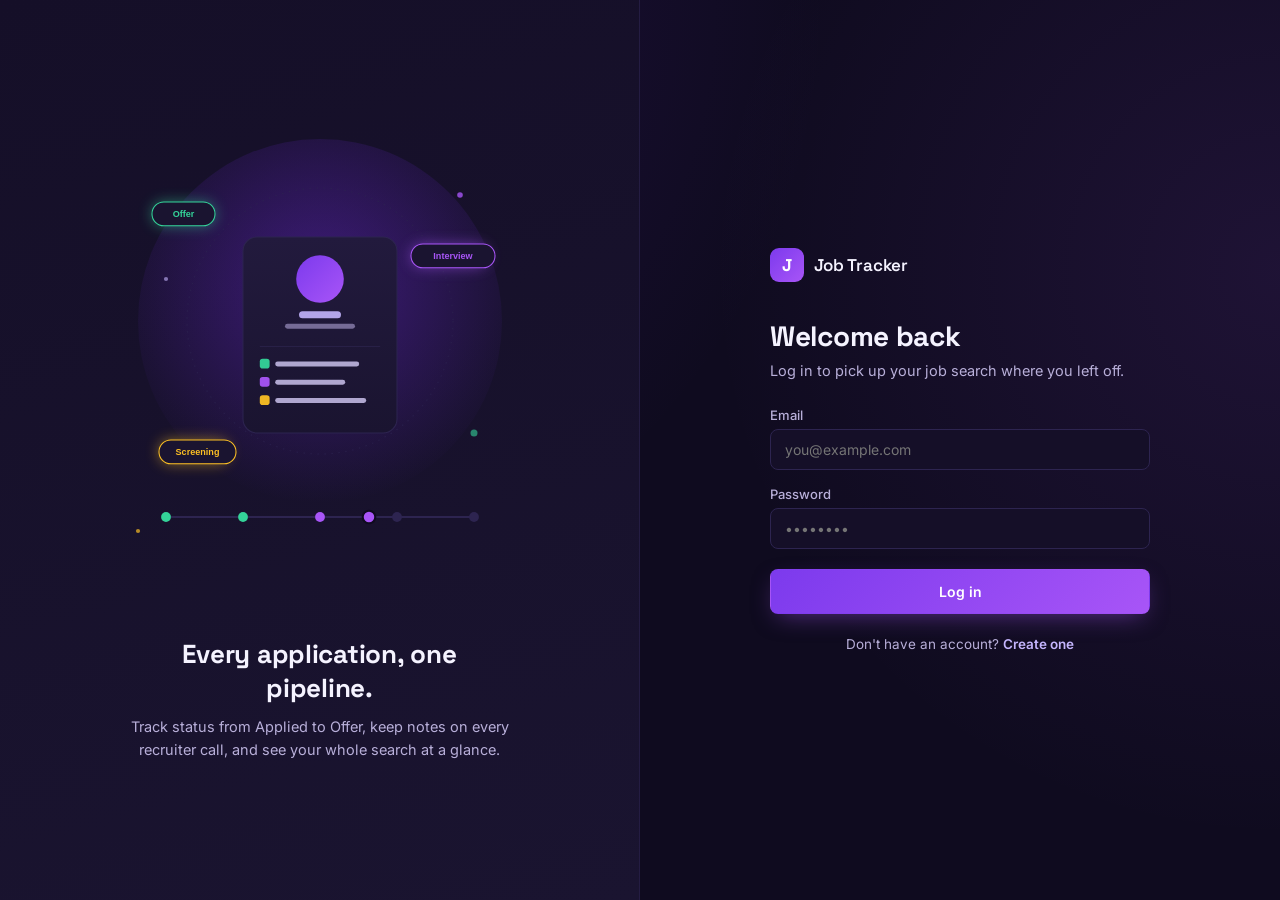
<file: index.html>
<!DOCTYPE html>
<html lang="en">
<head>
<meta charset="UTF-8">
<title>Job Tracker</title>
<script>
  const access = localStorage.getItem("jt_access");
  window.location.href = access ? "dashboard.html" : "login.html";
</script>
</head>
<body></body>
</html>
</file>
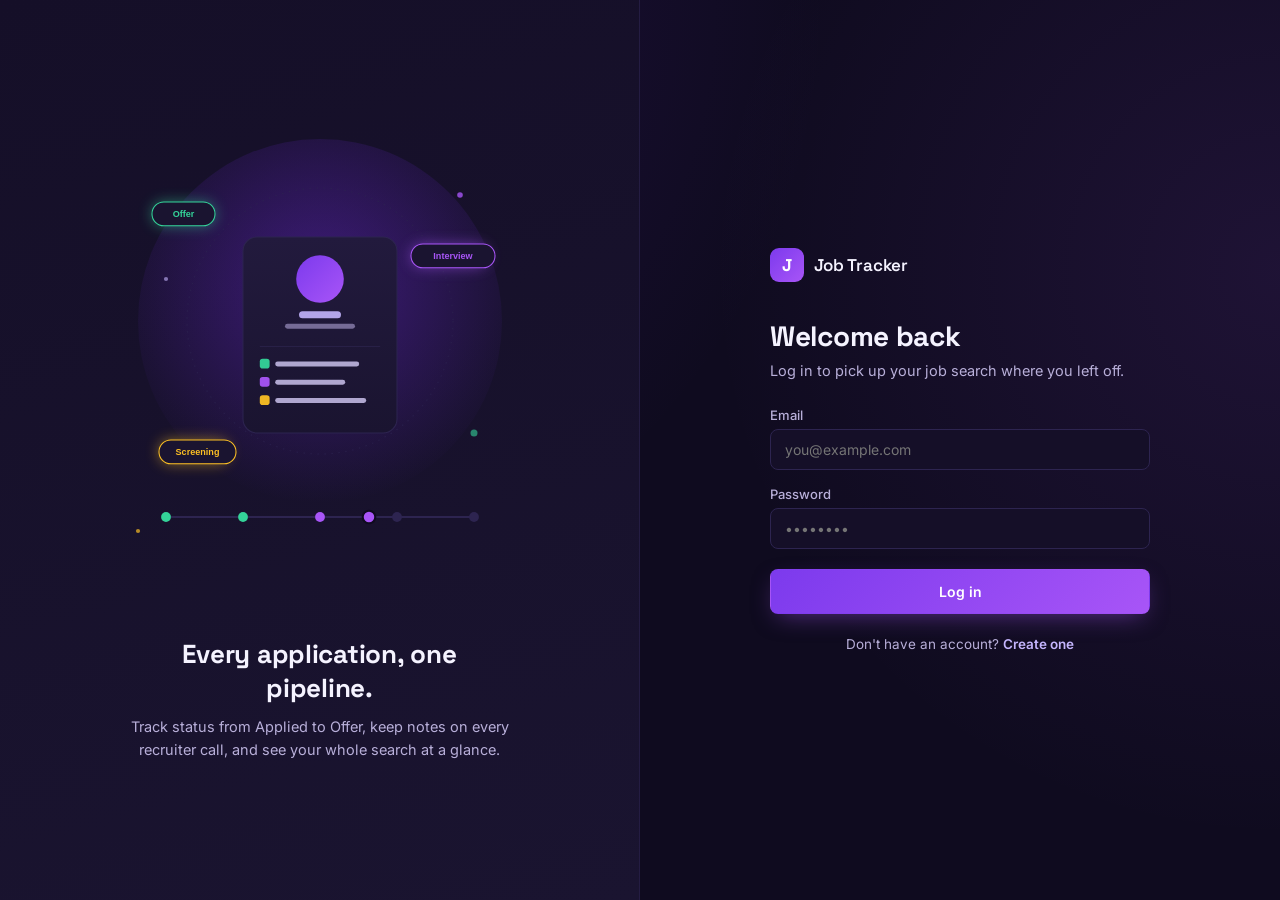
<file: application-detail.html>
<!DOCTYPE html>
<html lang="en">
<head>
<meta charset="UTF-8">
<meta name="viewport" content="width=device-width, initial-scale=1.0">
<title>Application — Job Tracker</title>
<link rel="preconnect" href="https://fonts.googleapis.com">
<link href="https://fonts.googleapis.com/css2?family=Space+Grotesk:wght@500;600;700&family=Inter:wght@400;500;600;700&display=swap" rel="stylesheet">
<link rel="stylesheet" href="styles.css">
<link rel="stylesheet" href="shell.css">
<style>
  .back-link {
    display: inline-flex; align-items: center; gap: 6px; color: var(--text-mid);
    font-size: 13.5px; margin-bottom: 18px; font-weight: 500;
  }
  .back-link:hover { color: var(--text-hi); }
  .back-link svg { width: 16px; height: 16px; }

  .detail-header { display: flex; justify-content: space-between; align-items: flex-start; gap: 20px; margin-bottom: 28px; flex-wrap: wrap; }
  .detail-title h1 { font-size: 26px; margin-bottom: 6px; }
  .detail-title .role { color: var(--text-mid); font-size: 15px; }
  .detail-actions { display: flex; gap: 10px; }

  .meta-grid {
    display: grid; grid-template-columns: repeat(3, 1fr); gap: 16px; margin-bottom: 28px;
  }
  .meta-card { padding: 16px 18px; }
  .meta-card .label { font-size: 12px; color: var(--text-low); margin-bottom: 6px; text-transform: uppercase; letter-spacing: 0.03em; }
  .meta-card .value { font-size: 15px; font-weight: 600; }

  /* Status editor — same pipeline track signature, clickable */
  .status-card { padding: 26px 26px 30px; margin-bottom: 28px; }
  .status-card h3 { font-size: 16px; margin-bottom: 22px; }
  .status-track { position: relative; display: flex; justify-content: space-between; padding: 0 4px; }
  .status-track::before {
    content: ""; position: absolute; top: 16px; left: 4px; right: 4px; height: 3px;
    background: var(--border); border-radius: 2px;
  }
  .status-stage {
    position: relative; z-index: 1; display: flex; flex-direction: column; align-items: center;
    gap: 12px; flex: 1; background: none; border: none; padding: 0;
  }
  .status-dot {
    width: 34px; height: 34px; border-radius: 50%; background: var(--bg-surface-2);
    border: 2px solid var(--border); display: flex; align-items: center; justify-content: center;
    color: var(--text-mid); transition: all 0.2s var(--ease);
  }
  .status-dot svg { width: 16px; height: 16px; }
  .status-stage:hover .status-dot { border-color: var(--accent-soft); }
  .status-stage.active .status-dot {
    border-color: var(--accent); color: white;
    background: linear-gradient(135deg, var(--primary-2), var(--accent));
    box-shadow: 0 0 0 5px rgba(168,85,247,0.18);
  }
  .status-stage[data-status="Rejected"].active .status-dot,
  .status-stage[data-status="Withdrawn"].active .status-dot {
    background: var(--bg-surface-2); border-color: var(--text-low); color: var(--danger); box-shadow: none;
  }
  .status-stage-label { font-size: 12.5px; color: var(--text-mid); font-weight: 500; }
  .status-stage.active .status-stage-label { color: var(--text-hi); font-weight: 600; }

  /* Notes */
  .notes-card { padding: 26px; }
  .notes-card h3 { font-size: 16px; margin-bottom: 18px; }
  .note-form { display: flex; gap: 10px; margin-bottom: 22px; }
  .note-form textarea { flex: 1; }
  .note-item {
    padding: 14px 0; border-bottom: 1px solid var(--border-soft);
    display: flex; justify-content: space-between; gap: 12px; align-items: flex-start;
  }
  .note-item:last-child { border-bottom: none; }
  .note-content { font-size: 14px; line-height: 1.55; flex: 1; }
  .note-date { font-size: 11.5px; color: var(--text-low); margin-top: 6px; }
  .note-delete { color: var(--text-low); background: none; border: none; padding: 4px; flex-shrink: 0; }
  .note-delete:hover { color: var(--danger); }
  .note-delete svg { width: 16px; height: 16px; }

  .empty-mini { padding: 24px 0; text-align: center; color: var(--text-low); font-size: 13.5px; }

  @media (max-width: 880px) {
    .meta-grid { grid-template-columns: 1fr 1fr; }
    .status-track { flex-wrap: wrap; gap: 18px 0; }
    .status-track::before { display: none; }
    .status-stage { flex: 0 0 33.333%; }
  }
  @media (max-width: 520px) {
    .meta-grid { grid-template-columns: 1fr; }
  }
</style>
</head>
<body>
  <div class="app-shell">
    <div id="sidebarMount"></div>

    <main class="main-content" id="mainContent">
      <a href="applications.html" class="back-link">
        <svg viewBox="0 0 24 24" fill="none" stroke="currentColor" stroke-width="2"><path d="M19 12H5M12 19l-7-7 7-7" stroke-linecap="round" stroke-linejoin="round"/></svg>
        Back to applications
      </a>

      <div id="contentMount">
        <div class="skeleton" style="height:80px;margin-bottom:20px"></div>
        <div class="skeleton" style="height:120px;margin-bottom:20px"></div>
        <div class="skeleton" style="height:160px"></div>
      </div>
    </main>
  </div>

  <script src="api.js"></script>
  <script src="sidebar.js"></script>
  <script>
    requireAuth();
    renderSidebar("applications");

    const STAGES = ["Applied", "Screening", "Interview", "Offer", "Rejected", "Withdrawn"];
    const STAGE_ICONS = {
      Applied: '<path d="M4 6h16M4 12h16M4 18h10" stroke-linecap="round"/>',
      Screening: '<circle cx="11" cy="11" r="7"/><path d="M21 21l-4.3-4.3" stroke-linecap="round"/>',
      Interview: '<path d="M21 11.5a8.5 8.5 0 1 1-3.8-7.1L21 3l-1.2 4.1A8.5 8.5 0 0 1 21 11.5z" stroke-linejoin="round"/>',
      Offer: '<path d="M20 6L9 17l-5-5" stroke-linecap="round" stroke-linejoin="round"/>',
      Rejected: '<path d="M18 6L6 18M6 6l12 12" stroke-linecap="round"/>',
      Withdrawn: '<path d="M5 12h14" stroke-linecap="round"/>',
    };

    const params = new URLSearchParams(window.location.search);
    const appId = params.get("id");
    let currentApp = null;

    if (!appId) {
      window.location.href = "applications.html";
    }

    async function loadDetail() {
      try {
        const [app, notesRes] = await Promise.all([
          Api.getApplication(appId),
          Api.listNotes(appId),
        ]);
        currentApp = app;
        const notes = notesRes.results || notesRes;
        render(app, notes);
      } catch (err) {
        document.getElementById("contentMount").innerHTML = `
          <div class="card" style="padding:40px;text-align:center">
            <h3 style="margin-bottom:8px">Couldn't load this application</h3>
            <p style="color:var(--text-mid);font-size:14px">${escapeHtml(err.message || "")}</p>
          </div>`;
      }
    }

    function render(app, notes) {
      document.getElementById("contentMount").innerHTML = `
        <div class="detail-header">
          <div class="detail-title">
            <h1>${escapeHtml(app.company_name)}</h1>
            <p class="role">${escapeHtml(app.role_title)}</p>
          </div>
          <div class="detail-actions">
            <button class="btn btn-danger" id="deleteBtn">Delete</button>
          </div>
        </div>

        <div class="meta-grid">
          <div class="card meta-card"><div class="label">Location</div><div class="value">${escapeHtml(app.location || "—")}</div></div>
          <div class="card meta-card"><div class="label">Salary range</div><div class="value">${escapeHtml(app.salary_range || "—")}</div></div>
          <div class="card meta-card"><div class="label">Applied on</div><div class="value">${formatDate(app.created_at)}</div></div>
        </div>

        <div class="card status-card">
          <h3>Status</h3>
          <div class="status-track" id="statusTrack"></div>
        </div>

        <div class="card notes-card">
          <h3>Notes</h3>
          <form class="note-form" id="noteForm">
            <textarea id="noteInput" placeholder="Add a note — recruiter name, interview feedback, next steps…" rows="2" required></textarea>
            <button type="submit" class="btn btn-primary" id="noteSubmitBtn" style="align-self:flex-end">Add</button>
          </form>
          <div id="notesList"></div>
        </div>
      `;

      renderStatusTrack(app.status);
      renderNotes(notes);

      document.getElementById("deleteBtn").addEventListener("click", handleDelete);
      document.getElementById("noteForm").addEventListener("submit", handleAddNote);
    }

    function renderStatusTrack(activeStatus) {
      const track = document.getElementById("statusTrack");
      track.innerHTML = STAGES.map(stage => `
        <button type="button" class="status-stage ${stage === activeStatus ? "active" : ""}" data-status="${stage}">
          <div class="status-dot"><svg viewBox="0 0 24 24" fill="none" stroke="currentColor" stroke-width="2">${STAGE_ICONS[stage]}</svg></div>
          <div class="status-stage-label">${stage}</div>
        </button>
      `).join("");

      track.querySelectorAll(".status-stage").forEach(btn => {
        btn.addEventListener("click", () => updateStatus(btn.dataset.status));
      });
    }

    async function updateStatus(newStatus) {
      if (newStatus === currentApp.status) return;
      try {
        const updated = await Api.updateApplication(appId, { status: newStatus });
        currentApp = updated;
        renderStatusTrack(updated.status);
        showToast(`Status updated to ${newStatus}.`);
      } catch (err) {
        showToast(err.message || "Couldn't update status.", "error");
      }
    }

    function renderNotes(notes) {
      const list = document.getElementById("notesList");
      if (!notes.length) {
        list.innerHTML = `<div class="empty-mini">No notes yet. Add one above.</div>`;
        return;
      }
      list.innerHTML = notes.map(note => `
        <div class="note-item" data-note-id="${note.id}">
          <div>
            <div class="note-content">${escapeHtml(note.content)}</div>
            <div class="note-date">${formatDate(note.created_at)}</div>
          </div>
          <button class="note-delete" data-id="${note.id}" title="Delete note">
            <svg viewBox="0 0 24 24" fill="none" stroke="currentColor" stroke-width="2"><path d="M3 6h18M8 6V4a2 2 0 0 1 2-2h4a2 2 0 0 1 2 2v2m3 0l-1 14a2 2 0 0 1-2 2H7a2 2 0 0 1-2-2L4 6" stroke-linecap="round" stroke-linejoin="round"/></svg>
          </button>
        </div>
      `).join("");

      list.querySelectorAll(".note-delete").forEach(btn => {
        btn.addEventListener("click", () => handleDeleteNote(btn.dataset.id));
      });
    }

    async function handleAddNote(e) {
      e.preventDefault();
      const input = document.getElementById("noteInput");
      const btn = document.getElementById("noteSubmitBtn");
      const content = input.value.trim();
      if (!content) return;

      btn.disabled = true;
      btn.innerHTML = '<span class="spinner"></span>';
      try {
        await Api.addNote(appId, { content });
        input.value = "";
        const notesRes = await Api.listNotes(appId);
        renderNotes(notesRes.results || notesRes);
        showToast("Note added.");
      } catch (err) {
        showToast(err.message || "Couldn't add note.", "error");
      } finally {
        btn.disabled = false;
        btn.textContent = "Add";
      }
    }

    async function handleDeleteNote(noteId) {
      if (!confirm("Delete this note?")) return;
      try {
        await Api.deleteNote(appId, noteId);
        const notesRes = await Api.listNotes(appId);
        renderNotes(notesRes.results || notesRes);
        showToast("Note deleted.");
      } catch (err) {
        showToast(err.message || "Couldn't delete note.", "error");
      }
    }

    async function handleDelete() {
      if (!confirm(`Delete the application to ${currentApp.company_name}? This can't be undone.`)) return;
      try {
        await Api.deleteApplication(appId);
        showToast("Application deleted.");
        window.location.href = "applications.html";
      } catch (err) {
        showToast(err.message || "Couldn't delete application.", "error");
      }
    }

    function formatDate(iso) {
      if (!iso) return "—";
      const d = new Date(iso);
      return d.toLocaleDateString("en-IN", { day: "numeric", month: "short", year: "numeric" });
    }

    function escapeHtml(str) {
      const div = document.createElement("div");
      div.textContent = str ?? "";
      return div.innerHTML;
    }

    loadDetail();
  </script>
</body>
</html>
</file>
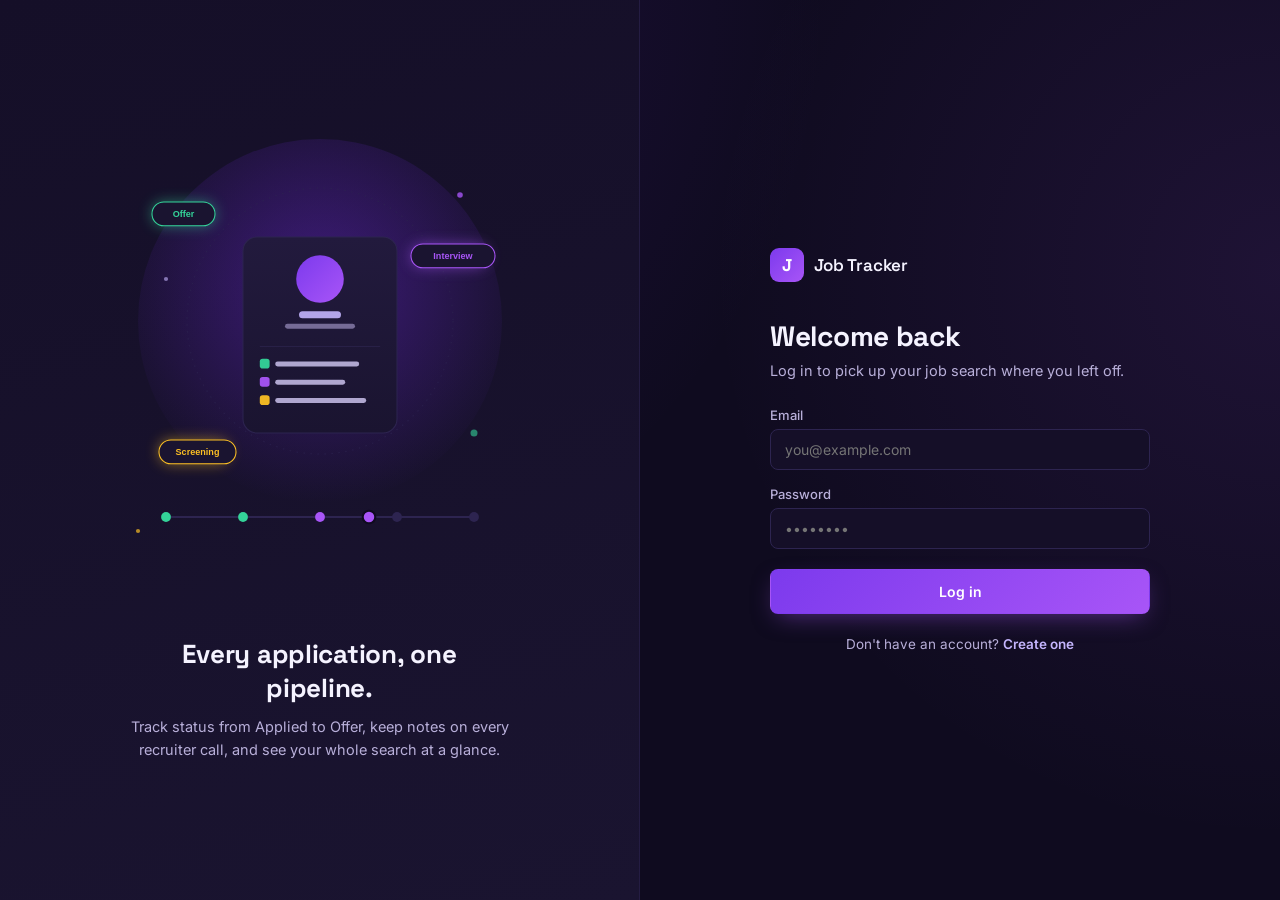
<file: applications.html>
<!DOCTYPE html>
<html lang="en">
<head>
<meta charset="UTF-8">
<meta name="viewport" content="width=device-width, initial-scale=1.0">
<title>Applications — Job Tracker</title>
<link rel="preconnect" href="https://fonts.googleapis.com">
<link href="https://fonts.googleapis.com/css2?family=Space+Grotesk:wght@500;600;700&family=Inter:wght@400;500;600;700&display=swap" rel="stylesheet">
<link rel="stylesheet" href="styles.css">
<link rel="stylesheet" href="shell.css">
<style>
  .toolbar {
    display: flex; gap: 12px; margin-bottom: 22px; flex-wrap: wrap; align-items: center;
  }
  .toolbar input[type="search"] {
    background: var(--bg-input); border: 1px solid var(--border); border-radius: var(--radius-sm);
    padding: 10px 14px; color: var(--text-hi); font-size: 14px; min-width: 220px; flex: 1; max-width: 320px;
  }
  .toolbar select {
    background: var(--bg-input); border: 1px solid var(--border); border-radius: var(--radius-sm);
    padding: 10px 14px; color: var(--text-hi); font-size: 14px;
  }

  .table-card { overflow: hidden; }
  table { width: 100%; border-collapse: collapse; }
  thead th {
    text-align: left; font-size: 12px; text-transform: uppercase; letter-spacing: 0.04em;
    color: var(--text-low); font-weight: 600; padding: 14px 18px; border-bottom: 1px solid var(--border-soft);
  }
  tbody td { padding: 14px 18px; border-bottom: 1px solid var(--border-soft); font-size: 14px; }
  tbody tr:last-child td { border-bottom: none; }
  tbody tr { transition: background 0.15s var(--ease); cursor: pointer; }
  tbody tr:hover { background: var(--bg-surface-2); }
  .cell-company { font-weight: 600; }
  .cell-role { color: var(--text-mid); font-size: 13px; }
  .cell-date { color: var(--text-mid); font-size: 13px; white-space: nowrap; }

  .badge {
    font-size: 11.5px; font-weight: 600; padding: 4px 10px; border-radius: 100px; white-space: nowrap;
  }
  .badge-Applied { background: rgba(168,85,247,0.15); color: var(--accent-soft); }
  .badge-Screening { background: rgba(251,191,36,0.15); color: var(--warning); }
  .badge-Interview { background: rgba(109,40,217,0.18); color: #C9A8FF; }
  .badge-Offer { background: rgba(52,211,153,0.15); color: var(--success); }
  .badge-Rejected { background: rgba(251,113,133,0.15); color: var(--danger); }
  .badge-Withdrawn { background: rgba(117,107,150,0.2); color: var(--text-mid); }

  .empty-state { padding: 70px 20px; text-align: center; }
  .empty-state h3 { font-size: 17px; margin-bottom: 8px; }
  .empty-state p { color: var(--text-mid); font-size: 14px; margin-bottom: 18px; }

  /* Modal */
  .modal-overlay {
    position: fixed; inset: 0; background: rgba(10,7,20,0.6);
    display: none; align-items: center; justify-content: center; z-index: 100; padding: 20px;
  }
  .modal-overlay.show { display: flex; }
  .modal-box {
    background: var(--bg-surface); border: 1px solid var(--border-soft); border-radius: var(--radius-lg);
    padding: 28px; width: 100%; max-width: 480px; max-height: 90vh; overflow-y: auto;
    box-shadow: var(--shadow-glow);
  }
  .modal-box h3 { font-size: 19px; margin-bottom: 18px; }
  .modal-form { display: flex; flex-direction: column; gap: 14px; }
  .modal-row2 { display: grid; grid-template-columns: 1fr 1fr; gap: 12px; }
  .modal-actions { display: flex; gap: 10px; margin-top: 6px; }
  .modal-actions .btn { flex: 1; }

  @media (max-width: 700px) {
    thead { display: none; }
    table, tbody, tr, td { display: block; width: 100%; }
    tbody tr { border-bottom: 1px solid var(--border-soft); padding: 12px 18px; }
    tbody td { border-bottom: none; padding: 4px 0; }
    .cell-date { display: none; }
  }
</style>
</head>
<body>
  <div class="app-shell">
    <div id="sidebarMount"></div>

    <main class="main-content">
      <div class="page-header">
        <div>
          <h1>Applications</h1>
          <p class="sub">Every role you've applied to, in one place.</p>
        </div>
        <button class="btn btn-primary" id="openAddModal">+ Add application</button>
      </div>

      <div class="toolbar">
        <input type="search" id="searchInput" placeholder="Search company or role…">
        <select id="statusFilter">
          <option value="">All statuses</option>
          <option value="Applied">Applied</option>
          <option value="Screening">Screening</option>
          <option value="Interview">Interview</option>
          <option value="Offer">Offer</option>
          <option value="Rejected">Rejected</option>
          <option value="Withdrawn">Withdrawn</option>
        </select>
      </div>

      <div class="card table-card">
        <div id="tableMount">
          <div style="padding:24px">
            <div class="skeleton" style="height:44px;margin-bottom:10px"></div>
            <div class="skeleton" style="height:44px;margin-bottom:10px"></div>
            <div class="skeleton" style="height:44px"></div>
          </div>
        </div>
      </div>
    </main>
  </div>

  <!-- Add application modal -->
  <div class="modal-overlay" id="modalOverlay">
    <div class="modal-box">
      <h3>Add application</h3>
      <div class="error-banner" id="modalError"></div>
      <form class="modal-form" id="addForm">
        <div class="field">
          <label for="mCompany">Company *</label>
          <input type="text" id="mCompany" required placeholder="e.g. Google">
        </div>
        <div class="field">
          <label for="mRole">Role *</label>
          <input type="text" id="mRole" required placeholder="e.g. Python Developer">
        </div>
        <div class="modal-row2">
          <div class="field">
            <label for="mStatus">Status</label>
            <select id="mStatus">
              <option value="Applied">Applied</option>
              <option value="Screening">Screening</option>
              <option value="Interview">Interview</option>
              <option value="Offer">Offer</option>
              <option value="Rejected">Rejected</option>
              <option value="Withdrawn">Withdrawn</option>
            </select>
          </div>
          <div class="field">
            <label for="mLocation">Location</label>
            <input type="text" id="mLocation" placeholder="e.g. Pune">
          </div>
        </div>
        <div class="field">
          <label for="mSalary">Salary range</label>
          <input type="text" id="mSalary" placeholder="e.g. 8-12 LPA">
        </div>
        <div class="modal-actions">
          <button type="button" class="btn btn-ghost" id="cancelModal">Cancel</button>
          <button type="submit" class="btn btn-primary" id="modalSubmitBtn">Add application</button>
        </div>
      </form>
    </div>
  </div>

  <script src="api.js"></script>
  <script src="sidebar.js"></script>
  <script>
    requireAuth();
    renderSidebar("applications");

    let allApps = [];

    async function loadApplications() {
      try {
        const res = await Api.listApplications();
        allApps = res.results || res;
        renderTable();
      } catch (err) {
        showToast(err.message || "Couldn't load applications.", "error");
        document.getElementById("tableMount").innerHTML = `<div class="empty-state"><h3>Couldn't load applications</h3><p>${escapeHtml(err.message || "")}</p><button class="btn btn-ghost" onclick="loadApplications()">Retry</button></div>`;
      }
    }

    function renderTable() {
      const search = document.getElementById("searchInput").value.toLowerCase();
      const statusFilter = document.getElementById("statusFilter").value;

      let filtered = allApps.filter(app => {
        const matchesSearch = !search ||
          app.company_name.toLowerCase().includes(search) ||
          app.role_title.toLowerCase().includes(search);
        const matchesStatus = !statusFilter || app.status === statusFilter;
        return matchesSearch && matchesStatus;
      });

      const mount = document.getElementById("tableMount");

      if (!allApps.length) {
        mount.innerHTML = `
          <div class="empty-state">
            <h3>No applications yet</h3>
            <p>Add the first role you've applied to and start tracking it through every stage.</p>
            <button class="btn btn-primary" onclick="document.getElementById('openAddModal').click()">+ Add application</button>
          </div>`;
        return;
      }

      if (!filtered.length) {
        mount.innerHTML = `<div class="empty-state"><h3>No matches</h3><p>Try a different search or status filter.</p></div>`;
        return;
      }

      mount.innerHTML = `
        <table>
          <thead>
            <tr>
              <th>Company</th><th>Role</th><th>Status</th><th>Location</th><th>Applied</th>
            </tr>
          </thead>
          <tbody>
            ${filtered.map(app => `
              <tr onclick="window.location.href='application-detail.html?id=${app.id}'">
                <td class="cell-company">${escapeHtml(app.company_name)}</td>
                <td class="cell-role">${escapeHtml(app.role_title)}</td>
                <td><span class="badge badge-${app.status}">${app.status}</span></td>
                <td class="cell-role">${escapeHtml(app.location || "—")}</td>
                <td class="cell-date">${formatDate(app.created_at)}</td>
              </tr>
            `).join("")}
          </tbody>
        </table>
      `;
    }

    function formatDate(iso) {
      if (!iso) return "—";
      const d = new Date(iso);
      return d.toLocaleDateString("en-IN", { day: "numeric", month: "short", year: "numeric" });
    }

    function escapeHtml(str) {
      const div = document.createElement("div");
      div.textContent = str ?? "";
      return div.innerHTML;
    }

    document.getElementById("searchInput").addEventListener("input", renderTable);
    document.getElementById("statusFilter").addEventListener("change", renderTable);

    // Modal
    const overlay = document.getElementById("modalOverlay");
    document.getElementById("openAddModal").addEventListener("click", () => overlay.classList.add("show"));
    document.getElementById("cancelModal").addEventListener("click", () => overlay.classList.remove("show"));
    overlay.addEventListener("click", (e) => { if (e.target === overlay) overlay.classList.remove("show"); });

    document.getElementById("addForm").addEventListener("submit", async (e) => {
      e.preventDefault();
      const errEl = document.getElementById("modalError");
      hideError(errEl);
      const btn = document.getElementById("modalSubmitBtn");
      btn.disabled = true;
      btn.innerHTML = '<span class="spinner"></span>';

      const payload = {
        company_name: document.getElementById("mCompany").value.trim(),
        role_title: document.getElementById("mRole").value.trim(),
        status: document.getElementById("mStatus").value,
        location: document.getElementById("mLocation").value.trim(),
        salary_range: document.getElementById("mSalary").value.trim(),
      };

      try {
        await Api.createApplication(payload);
        showToast("Application added.");
        overlay.classList.remove("show");
        document.getElementById("addForm").reset();
        loadApplications();
      } catch (err) {
        showError(errEl, err.message || "Couldn't add application.");
      } finally {
        btn.disabled = false;
        btn.textContent = "Add application";
      }
    });

    // Open modal automatically if ?new=1
    if (new URLSearchParams(window.location.search).get("new") === "1") {
      overlay.classList.add("show");
    }

    loadApplications();
  </script>
</body>
</html>
</file>
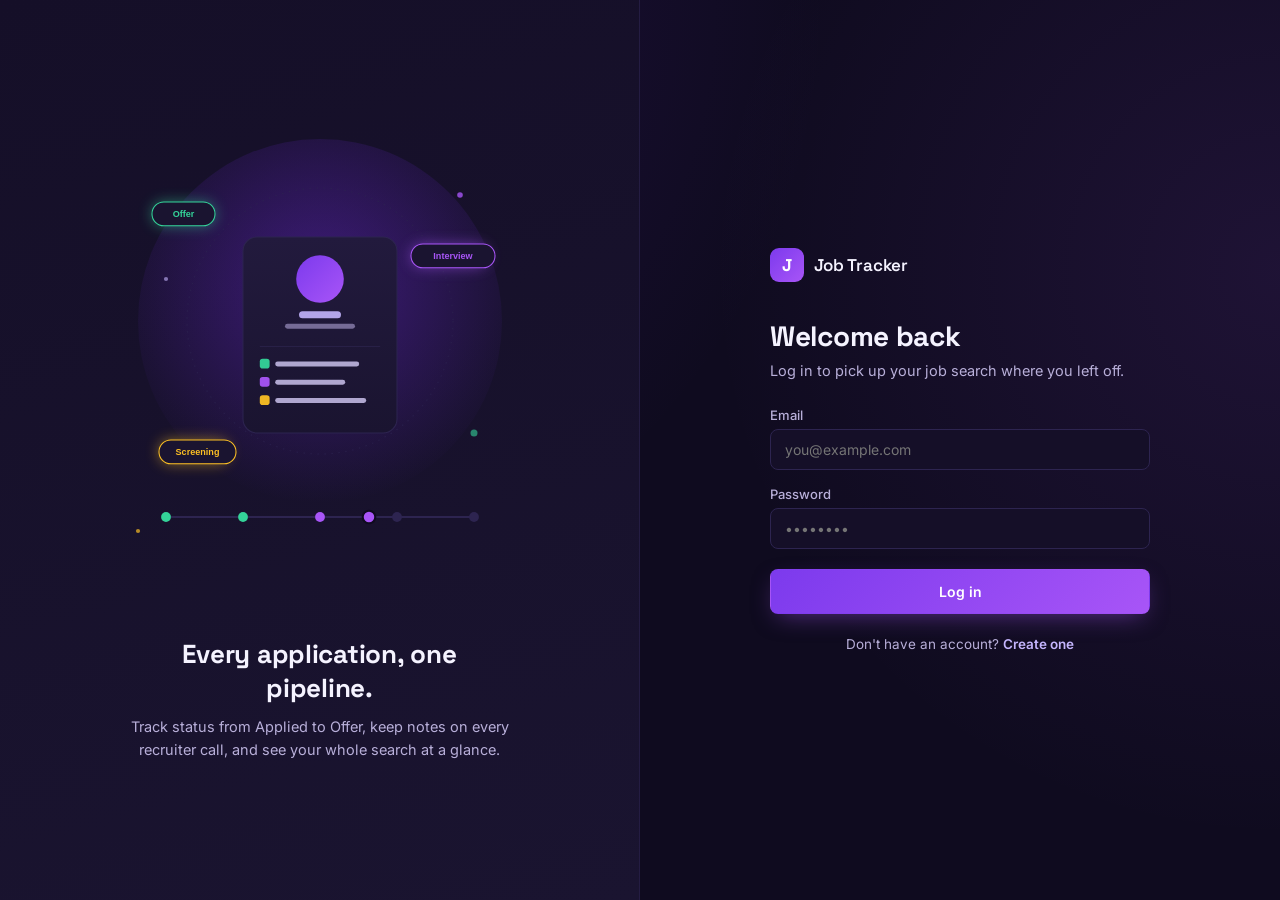
<file: dashboard.html>
<!DOCTYPE html>
<html lang="en">
<head>
<meta charset="UTF-8">
<meta name="viewport" content="width=device-width, initial-scale=1.0">
<title>Dashboard — Job Tracker</title>
<link rel="preconnect" href="https://fonts.googleapis.com">
<link href="https://fonts.googleapis.com/css2?family=Space+Grotesk:wght@500;600;700&family=Inter:wght@400;500;600;700&display=swap" rel="stylesheet">
<link rel="stylesheet" href="styles.css">
<link rel="stylesheet" href="shell.css">
<style>
  .stat-row { display: grid; grid-template-columns: repeat(4, 1fr); gap: 16px; margin-bottom: 28px; }
  .stat-card { padding: 20px; }
  .stat-card .label { font-size: 12.5px; color: var(--text-mid); margin-bottom: 10px; }
  .stat-card .value { font-family: var(--font-display); font-size: 30px; font-weight: 600; }
  .stat-card .value.accent { color: var(--accent-soft); }

  /* Signature: pipeline funnel */
  .pipeline-card { padding: 28px 28px 32px; margin-bottom: 28px; }
  .pipeline-card h3 { font-size: 16px; margin-bottom: 4px; }
  .pipeline-card .sub { color: var(--text-mid); font-size: 13px; margin-bottom: 26px; }
  .pipeline-track {
    position: relative;
    display: flex;
    justify-content: space-between;
    padding: 0 4px;
  }
  .pipeline-track::before {
    content: "";
    position: absolute;
    top: 16px; left: 4px; right: 4px;
    height: 3px;
    background: var(--border);
    border-radius: 2px;
  }
  .pipe-stage {
    position: relative; z-index: 1;
    display: flex; flex-direction: column; align-items: center;
    gap: 12px; flex: 1;
  }
  .pipe-dot {
    width: 34px; height: 34px; border-radius: 50%;
    background: var(--bg-surface-2);
    border: 2px solid var(--border);
    display: flex; align-items: center; justify-content: center;
    font-family: var(--font-display); font-weight: 700; font-size: 13px;
    color: var(--text-mid);
    transition: all 0.3s var(--ease);
  }
  .pipe-stage.has-data .pipe-dot {
    border-color: var(--accent);
    color: white;
    background: linear-gradient(135deg, var(--primary-2), var(--accent));
    box-shadow: 0 0 0 4px rgba(168,85,247,0.15);
  }
  .pipe-stage[data-status="Rejected"].has-data .pipe-dot,
  .pipe-stage[data-status="Withdrawn"].has-data .pipe-dot {
    background: var(--bg-surface-2);
    border-color: var(--text-low);
    color: var(--text-mid);
    box-shadow: none;
  }
  .pipe-label { font-size: 12.5px; color: var(--text-mid); font-weight: 500; text-align: center; }
  .pipe-stage.has-data .pipe-label { color: var(--text-hi); }

  .panels { display: grid; grid-template-columns: 1.5fr 1fr; gap: 20px; }
  .panel { padding: 22px; }
  .panel-head { display: flex; justify-content: space-between; align-items: center; margin-bottom: 16px; }
  .panel-head h3 { font-size: 15px; }
  .panel-head a { font-size: 13px; color: var(--accent-soft); font-weight: 600; }
  .panel-head a:hover { text-decoration: underline; }

  .recent-row {
    display: flex; align-items: center; justify-content: space-between;
    padding: 12px 0; border-bottom: 1px solid var(--border-soft);
  }
  .recent-row:last-child { border-bottom: none; }
  .recent-main { display: flex; flex-direction: column; gap: 3px; }
  .recent-main .company { font-size: 14px; font-weight: 600; }
  .recent-main .role { font-size: 12.5px; color: var(--text-mid); }

  .badge {
    font-size: 11.5px; font-weight: 600; padding: 4px 10px; border-radius: 100px;
    white-space: nowrap;
  }
  .badge-Applied { background: rgba(168,85,247,0.15); color: var(--accent-soft); }
  .badge-Screening { background: rgba(251,191,36,0.15); color: var(--warning); }
  .badge-Interview { background: rgba(109,40,217,0.18); color: #C9A8FF; }
  .badge-Offer { background: rgba(52,211,153,0.15); color: var(--success); }
  .badge-Rejected { background: rgba(251,113,133,0.15); color: var(--danger); }
  .badge-Withdrawn { background: rgba(117,107,150,0.2); color: var(--text-mid); }

  .empty-mini { padding: 30px 0; text-align: center; color: var(--text-low); font-size: 13.5px; }
  .quick-add-form { display: flex; flex-direction: column; gap: 12px; }
  .quick-add-form .row2 { display: grid; grid-template-columns: 1fr 1fr; gap: 12px; }

  @media (max-width: 980px) {
    .stat-row { grid-template-columns: repeat(2, 1fr); }
    .panels { grid-template-columns: 1fr; }
    .pipeline-track { flex-wrap: wrap; gap: 16px 0; }
    .pipeline-track::before { display: none; }
    .pipe-stage { flex: 0 0 33.333%; }
  }
</style>
</head>
<body>
  <div class="app-shell">
    <div id="sidebarMount"></div>

    <main class="main-content">
      <div class="page-header">
        <div>
          <h1>Dashboard</h1>
          <p class="sub">Here's where your job search stands right now.</p>
        </div>
        <a href="applications.html?new=1" class="btn btn-primary">+ Add application</a>
      </div>

      <div class="stat-row" id="statRow">
        <div class="card stat-card"><div class="label">Total applications</div><div class="skeleton" style="height:30px;width:60px"></div></div>
        <div class="card stat-card"><div class="label">Active</div><div class="skeleton" style="height:30px;width:60px"></div></div>
        <div class="card stat-card"><div class="label">Interviews</div><div class="skeleton" style="height:30px;width:60px"></div></div>
        <div class="card stat-card"><div class="label">Offers</div><div class="skeleton" style="height:30px;width:60px"></div></div>
      </div>

      <div class="card pipeline-card">
        <h3>Your pipeline</h3>
        <p class="sub">How many applications sit at each stage.</p>
        <div class="pipeline-track" id="pipelineTrack"></div>
      </div>

      <div class="panels">
        <div class="card panel">
          <div class="panel-head">
            <h3>Recent applications</h3>
            <a href="applications.html">View all</a>
          </div>
          <div id="recentList">
            <div class="skeleton" style="height:54px;margin-bottom:8px"></div>
            <div class="skeleton" style="height:54px;margin-bottom:8px"></div>
            <div class="skeleton" style="height:54px"></div>
          </div>
        </div>

        <div class="card panel">
          <div class="panel-head"><h3>Quick add</h3></div>
          <form class="quick-add-form" id="quickAddForm">
            <div class="error-banner" id="quickAddError"></div>
            <div class="field">
              <label for="qaCompany">Company</label>
              <input type="text" id="qaCompany" placeholder="e.g. Google" required>
            </div>
            <div class="field">
              <label for="qaRole">Role</label>
              <input type="text" id="qaRole" placeholder="e.g. Python Developer" required>
            </div>
            <div class="row2">
              <div class="field">
                <label for="qaStatus">Status</label>
                <select id="qaStatus">
                  <option value="Applied">Applied</option>
                  <option value="Screening">Screening</option>
                  <option value="Interview">Interview</option>
                  <option value="Offer">Offer</option>
                </select>
              </div>
              <div class="field">
                <label for="qaLocation">Location</label>
                <input type="text" id="qaLocation" placeholder="e.g. Pune">
              </div>
            </div>
            <button type="submit" class="btn btn-primary" id="qaSubmitBtn">Add application</button>
          </form>
        </div>
      </div>
    </main>
  </div>

  <script src="api.js"></script>
  <script src="sidebar.js"></script>
  <script>
    requireAuth();
    renderSidebar("dashboard");

    const STAGES = ["Applied", "Screening", "Interview", "Offer", "Rejected", "Withdrawn"];

    async function loadDashboard() {
      try {
        const [summary, appsRes] = await Promise.all([
          Api.dashboardSummary(),
          Api.listApplications("?ordering=-created_at"),
        ]);
        renderStats(summary);
        renderPipeline(summary.by_status || {});
        const apps = appsRes.results || appsRes;
        renderRecent(apps.slice(0, 5));
      } catch (err) {
        showToast(err.message || "Couldn't load dashboard data.", "error");
        document.getElementById("recentList").innerHTML = `<div class="empty-mini">Couldn't load data. <a href="dashboard.html" style="color:var(--accent-soft)">Retry</a></div>`;
      }
    }

    function renderStats(summary) {
      const byStatus = summary.by_status || {};
      const total = summary.total ?? Object.values(byStatus).reduce((a, b) => a + b, 0);
      const active = (byStatus["Applied"] || 0) + (byStatus["Screening"] || 0) + (byStatus["Interview"] || 0);
      const interviews = byStatus["Interview"] || 0;
      const offers = byStatus["Offer"] || 0;

      document.getElementById("statRow").innerHTML = `
        <div class="card stat-card"><div class="label">Total applications</div><div class="value">${total}</div></div>
        <div class="card stat-card"><div class="label">Active</div><div class="value">${active}</div></div>
        <div class="card stat-card"><div class="label">Interviews</div><div class="value">${interviews}</div></div>
        <div class="card stat-card"><div class="label">Offers</div><div class="value accent">${offers}</div></div>
      `;
    }

    function renderPipeline(byStatus) {
      const track = document.getElementById("pipelineTrack");
      track.innerHTML = STAGES.map(stage => {
        const count = byStatus[stage] || 0;
        return `
          <div class="pipe-stage ${count > 0 ? "has-data" : ""}" data-status="${stage}">
            <div class="pipe-dot">${count}</div>
            <div class="pipe-label">${stage}</div>
          </div>
        `;
      }).join("");
    }

    function renderRecent(apps) {
      const list = document.getElementById("recentList");
      if (!apps.length) {
        list.innerHTML = `<div class="empty-mini">No applications yet. Add your first one with Quick add →</div>`;
        return;
      }
      list.innerHTML = apps.map(app => `
        <a href="application-detail.html?id=${app.id}" style="display:block;color:inherit">
          <div class="recent-row">
            <div class="recent-main">
              <div class="company">${escapeHtml(app.company_name)}</div>
              <div class="role">${escapeHtml(app.role_title)}</div>
            </div>
            <span class="badge badge-${app.status}">${app.status}</span>
          </div>
        </a>
      `).join("");
    }

    function escapeHtml(str) {
      const div = document.createElement("div");
      div.textContent = str ?? "";
      return div.innerHTML;
    }

    document.getElementById("quickAddForm").addEventListener("submit", async (e) => {
      e.preventDefault();
      const errEl = document.getElementById("quickAddError");
      hideError(errEl);
      const btn = document.getElementById("qaSubmitBtn");
      btn.disabled = true;
      btn.innerHTML = '<span class="spinner"></span>';

      const payload = {
        company_name: document.getElementById("qaCompany").value.trim(),
        role_title: document.getElementById("qaRole").value.trim(),
        status: document.getElementById("qaStatus").value,
        location: document.getElementById("qaLocation").value.trim(),
      };

      try {
        await Api.createApplication(payload);
        showToast("Application added.");
        document.getElementById("quickAddForm").reset();
        loadDashboard();
      } catch (err) {
        showError(errEl, err.message || "Couldn't add application.");
      } finally {
        btn.disabled = false;
        btn.textContent = "Add application";
      }
    });

    loadDashboard();
  </script>
</body>
</html>
</file>
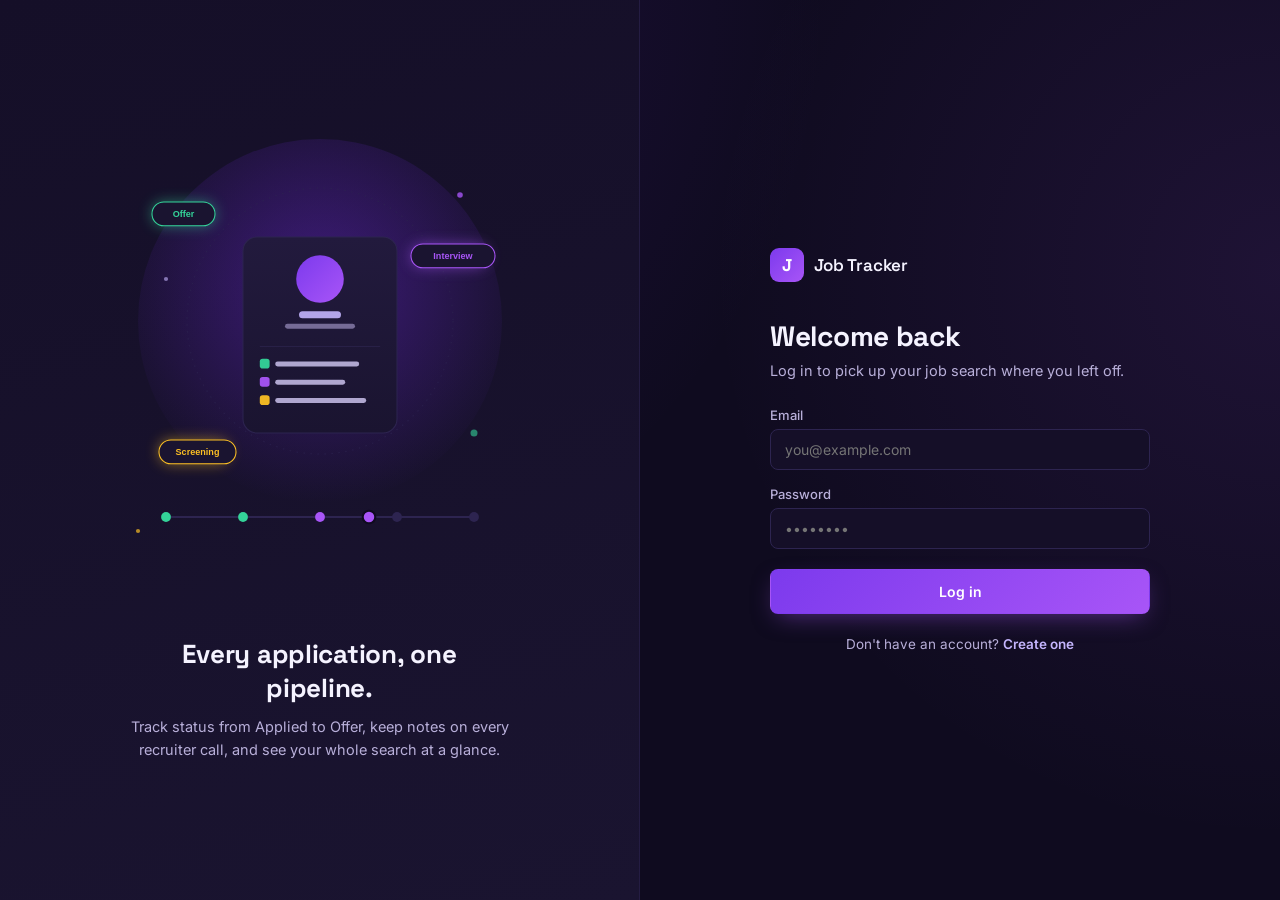
<file: login.html>
<!DOCTYPE html>
<html lang="en">
<head>
<meta charset="UTF-8">
<meta name="viewport" content="width=device-width, initial-scale=1.0">
<title>Log in — Job Tracker</title>
<link rel="preconnect" href="https://fonts.googleapis.com">
<link href="https://fonts.googleapis.com/css2?family=Space+Grotesk:wght@500;600;700&family=Inter:wght@400;500;600;700&display=swap" rel="stylesheet">
<link rel="stylesheet" href="styles.css">
<style>
  .auth-shell {
    min-height: 100vh;
    display: grid;
    grid-template-columns: 1fr 1fr;
  }
  .auth-art {
    background: linear-gradient(165deg, #150F28, #1A1430);
    display: flex;
    flex-direction: column;
    justify-content: center;
    align-items: center;
    padding: 60px;
    border-right: 1px solid var(--border-soft);
    position: relative;
    overflow: hidden;
  }
  .auth-art img { width: 100%; max-width: 420px; }
  .auth-art .art-copy { text-align: center; max-width: 380px; margin-top: 8px; }
  .auth-art .art-copy h2 { font-size: 26px; margin-bottom: 10px; }
  .auth-art .art-copy p { color: var(--text-mid); font-size: 14.5px; line-height: 1.6; }

  .auth-form-side {
    display: flex;
    align-items: center;
    justify-content: center;
    padding: 40px;
  }
  .auth-box { width: 100%; max-width: 380px; }
  .brand {
    display: flex; align-items: center; gap: 10px;
    margin-bottom: 36px;
  }
  .brand-mark {
    width: 34px; height: 34px; border-radius: 9px;
    background: linear-gradient(135deg, var(--primary-2), var(--accent));
    display: flex; align-items: center; justify-content: center;
    font-family: var(--font-display); font-weight: 700; color: white; font-size: 17px;
  }
  .brand-name { font-family: var(--font-display); font-weight: 600; font-size: 17px; letter-spacing: -0.01em; }

  .auth-box h1 { font-size: 28px; margin-bottom: 8px; }
  .auth-box .sub { color: var(--text-mid); font-size: 14.5px; margin-bottom: 28px; }
  form { display: flex; flex-direction: column; gap: 16px; }
  .auth-box .btn-primary { width: 100%; padding: 13px; margin-top: 4px; }
  .switch-line { margin-top: 22px; text-align: center; font-size: 13.5px; color: var(--text-mid); }
  .switch-line a { color: var(--accent-soft); font-weight: 600; }
  .switch-line a:hover { text-decoration: underline; }

  @media (max-width: 880px) {
    .auth-shell { grid-template-columns: 1fr; }
    .auth-art { display: none; }
  }
</style>
</head>
<body>
  <div class="auth-shell">
    <div class="auth-art">
      <img src="illustration.svg" alt="" aria-hidden="true">
      <div class="art-copy">
        <h2>Every application, one pipeline.</h2>
        <p>Track status from Applied to Offer, keep notes on every recruiter call, and see your whole search at a glance.</p>
      </div>
    </div>

    <div class="auth-form-side">
      <div class="auth-box">
        <div class="brand">
          <div class="brand-mark">J</div>
          <div class="brand-name">Job Tracker</div>
        </div>

        <h1>Welcome back</h1>
        <p class="sub">Log in to pick up your job search where you left off.</p>

        <div class="error-banner" id="errorBanner"></div>

        <form id="loginForm">
          <div class="field">
            <label for="email">Email</label>
            <input type="email" id="email" name="email" placeholder="you@example.com" required autocomplete="email">
          </div>
          <div class="field">
            <label for="password">Password</label>
            <input type="password" id="password" name="password" placeholder="••••••••" required autocomplete="current-password">
          </div>
          <button type="submit" class="btn btn-primary" id="submitBtn">
            <span id="btnLabel">Log in</span>
          </button>
        </form>

        <div class="switch-line">Don't have an account? <a href="register.html">Create one</a></div>
      </div>
    </div>
  </div>

  <script src="api.js"></script>
  <script>
    if (Storage.getAccess()) window.location.href = "dashboard.html";

    const form = document.getElementById("loginForm");
    const errorBanner = document.getElementById("errorBanner");
    const submitBtn = document.getElementById("submitBtn");
    const btnLabel = document.getElementById("btnLabel");

    form.addEventListener("submit", async (e) => {
      e.preventDefault();
      hideError(errorBanner);
      submitBtn.disabled = true;
      btnLabel.innerHTML = '<span class="spinner"></span>';

      const email = document.getElementById("email").value.trim();
      const password = document.getElementById("password").value;

      try {
        const data = await Api.login({ email, password });
        Storage.setTokens(data.access, data.refresh);
        window.location.href = "dashboard.html";
      } catch (err) {
        showError(errorBanner, err.message || "Couldn't log in. Check your details and try again.");
        submitBtn.disabled = false;
        btnLabel.textContent = "Log in";
      }
    });
  </script>
</body>
</html>
</file>
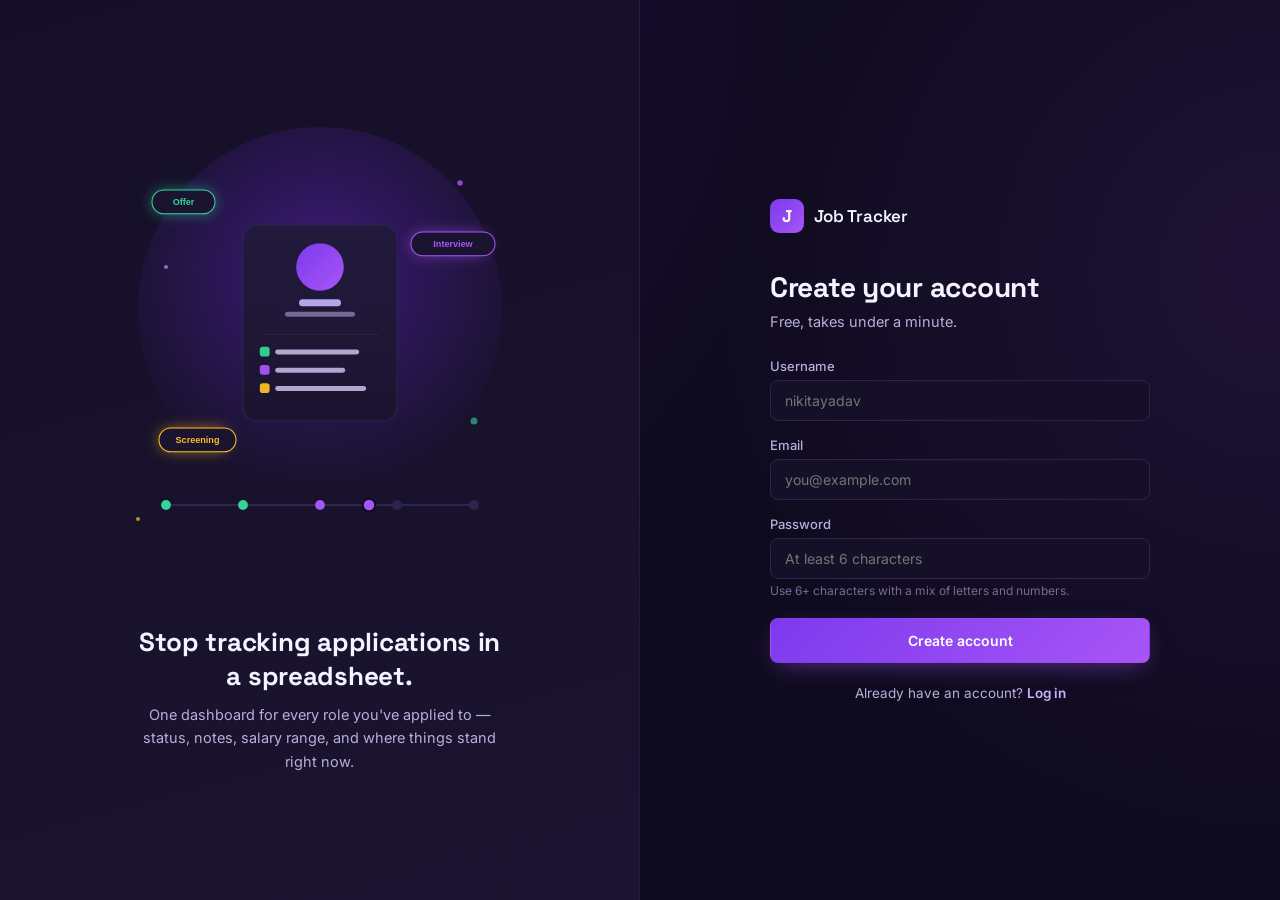
<file: register.html>
<!DOCTYPE html>
<html lang="en">
<head>
<meta charset="UTF-8">
<meta name="viewport" content="width=device-width, initial-scale=1.0">
<title>Create account — Job Tracker</title>
<link rel="preconnect" href="https://fonts.googleapis.com">
<link href="https://fonts.googleapis.com/css2?family=Space+Grotesk:wght@500;600;700&family=Inter:wght@400;500;600;700&display=swap" rel="stylesheet">
<link rel="stylesheet" href="styles.css">
<style>
  .auth-shell { min-height: 100vh; display: grid; grid-template-columns: 1fr 1fr; }
  .auth-art {
    background: linear-gradient(165deg, #150F28, #1A1430);
    display: flex; flex-direction: column; justify-content: center; align-items: center;
    padding: 60px; border-right: 1px solid var(--border-soft); position: relative; overflow: hidden;
  }
  .auth-art img { width: 100%; max-width: 420px; }
  .auth-art .art-copy { text-align: center; max-width: 380px; margin-top: 8px; }
  .auth-art .art-copy h2 { font-size: 26px; margin-bottom: 10px; }
  .auth-art .art-copy p { color: var(--text-mid); font-size: 14.5px; line-height: 1.6; }

  .auth-form-side { display: flex; align-items: center; justify-content: center; padding: 40px; }
  .auth-box { width: 100%; max-width: 380px; }
  .brand { display: flex; align-items: center; gap: 10px; margin-bottom: 36px; }
  .brand-mark {
    width: 34px; height: 34px; border-radius: 9px;
    background: linear-gradient(135deg, var(--primary-2), var(--accent));
    display: flex; align-items: center; justify-content: center;
    font-family: var(--font-display); font-weight: 700; color: white; font-size: 17px;
  }
  .brand-name { font-family: var(--font-display); font-weight: 600; font-size: 17px; letter-spacing: -0.01em; }

  .auth-box h1 { font-size: 28px; margin-bottom: 8px; }
  .auth-box .sub { color: var(--text-mid); font-size: 14.5px; margin-bottom: 28px; }
  form { display: flex; flex-direction: column; gap: 16px; }
  .auth-box .btn-primary { width: 100%; padding: 13px; margin-top: 4px; }
  .switch-line { margin-top: 22px; text-align: center; font-size: 13.5px; color: var(--text-mid); }
  .switch-line a { color: var(--accent-soft); font-weight: 600; }
  .switch-line a:hover { text-decoration: underline; }
  .hint { font-size: 12px; color: var(--text-low); margin-top: -2px; }

  @media (max-width: 880px) {
    .auth-shell { grid-template-columns: 1fr; }
    .auth-art { display: none; }
  }
</style>
</head>
<body>
  <div class="auth-shell">
    <div class="auth-art">
      <img src="illustration.svg" alt="" aria-hidden="true">
      <div class="art-copy">
        <h2>Stop tracking applications in a spreadsheet.</h2>
        <p>One dashboard for every role you've applied to — status, notes, salary range, and where things stand right now.</p>
      </div>
    </div>

    <div class="auth-form-side">
      <div class="auth-box">
        <div class="brand">
          <div class="brand-mark">J</div>
          <div class="brand-name">Job Tracker</div>
        </div>

        <h1>Create your account</h1>
        <p class="sub">Free, takes under a minute.</p>

        <div class="error-banner" id="errorBanner"></div>

        <form id="registerForm">
          <div class="field">
            <label for="username">Username</label>
            <input type="text" id="username" name="username" placeholder="nikitayadav" required autocomplete="username">
          </div>
          <div class="field">
            <label for="email">Email</label>
            <input type="email" id="email" name="email" placeholder="you@example.com" required autocomplete="email">
          </div>
          <div class="field">
            <label for="password">Password</label>
            <input type="password" id="password" name="password" placeholder="At least 6 characters" required autocomplete="new-password" minlength="6">
            <span class="hint">Use 6+ characters with a mix of letters and numbers.</span>
          </div>
          <button type="submit" class="btn btn-primary" id="submitBtn">
            <span id="btnLabel">Create account</span>
          </button>
        </form>

        <div class="switch-line">Already have an account? <a href="login.html">Log in</a></div>
      </div>
    </div>
  </div>

  <script src="api.js"></script>
  <script>
    if (Storage.getAccess()) window.location.href = "dashboard.html";

    const form = document.getElementById("registerForm");
    const errorBanner = document.getElementById("errorBanner");
    const submitBtn = document.getElementById("submitBtn");
    const btnLabel = document.getElementById("btnLabel");

    form.addEventListener("submit", async (e) => {
      e.preventDefault();
      hideError(errorBanner);
      submitBtn.disabled = true;
      btnLabel.innerHTML = '<span class="spinner"></span>';

      const payload = {
        username: document.getElementById("username").value.trim(),
        email: document.getElementById("email").value.trim(),
        password: document.getElementById("password").value,
      };

      try {
        await Api.register(payload);
        const data = await Api.login({ email: payload.email, password: payload.password });
        Storage.setTokens(data.access, data.refresh);
        window.location.href = "dashboard.html";
      } catch (err) {
        showError(errorBanner, err.message || "Couldn't create your account. Please try again.");
        submitBtn.disabled = false;
        btnLabel.textContent = "Create account";
      }
    });
  </script>
</body>
</html>
</file>
<file: styles.css>
/* ============================================
   Job Tracker — Design Tokens
   ============================================ */
:root {
  /* Color */
  --bg-void:      #0F0B1F;
  --bg-surface:   #1A1430;
  --bg-surface-2: #221A3D;
  --bg-input:     #150F28;
  --primary:      #6D28D9;
  --primary-2:    #7C3AED;
  --accent:       #A855F7;
  --accent-soft:  #C4B5FD;
  --text-hi:      #F5F3FF;
  --text-mid:     #B8AFD9;
  --text-low:     #756B96;
  --border:       #2D2450;
  --border-soft:  #241C42;
  --success:      #34D399;
  --warning:      #FBBF24;
  --danger:       #FB7185;
  --danger-bg:    #2A1530;

  /* Type */
  --font-display: 'Space Grotesk', sans-serif;
  --font-body: 'Inter', sans-serif;

  /* Layout */
  --radius-sm: 8px;
  --radius-md: 14px;
  --radius-lg: 22px;
  --shadow-glow: 0 0 0 1px var(--border), 0 20px 60px -20px rgba(109, 40, 217, 0.35);
  --ease: cubic-bezier(0.16, 1, 0.3, 1);
}

* { box-sizing: border-box; }
html, body {
  margin: 0;
  padding: 0;
  background: var(--bg-void);
  color: var(--text-hi);
  font-family: var(--font-body);
  -webkit-font-smoothing: antialiased;
}

body {
  background-image:
    radial-gradient(circle at 15% 0%, rgba(109,40,217,0.18), transparent 45%),
    radial-gradient(circle at 100% 30%, rgba(168,85,247,0.10), transparent 40%);
  min-height: 100vh;
}

a { color: inherit; text-decoration: none; }
button { font-family: inherit; cursor: pointer; }
input, select, textarea { font-family: inherit; }

h1, h2, h3, h4 { font-family: var(--font-display); margin: 0; letter-spacing: -0.01em; }
p { margin: 0; }

::selection { background: var(--primary); color: white; }

::-webkit-scrollbar { width: 10px; height: 10px; }
::-webkit-scrollbar-track { background: transparent; }
::-webkit-scrollbar-thumb { background: var(--border); border-radius: 10px; }
::-webkit-scrollbar-thumb:hover { background: var(--primary); }

/* Focus visibility */
a:focus-visible, button:focus-visible, input:focus-visible,
select:focus-visible, textarea:focus-visible, [tabindex]:focus-visible {
  outline: 2px solid var(--accent);
  outline-offset: 2px;
  border-radius: 6px;
}

@media (prefers-reduced-motion: reduce) {
  *, *::before, *::after {
    animation-duration: 0.001ms !important;
    animation-iteration-count: 1 !important;
    transition-duration: 0.001ms !important;
    scroll-behavior: auto !important;
  }
}

/* ---------- Shared components ---------- */
.btn {
  display: inline-flex;
  align-items: center;
  justify-content: center;
  gap: 8px;
  padding: 12px 20px;
  border-radius: var(--radius-sm);
  border: 1px solid transparent;
  font-weight: 600;
  font-size: 14px;
  transition: transform 0.15s var(--ease), box-shadow 0.15s var(--ease), background 0.15s var(--ease);
}
.btn:active { transform: scale(0.98); }

.btn-primary {
  background: linear-gradient(135deg, var(--primary-2), var(--accent));
  color: white;
  box-shadow: 0 8px 24px -8px rgba(168, 85, 247, 0.5);
}
.btn-primary:hover { box-shadow: 0 10px 30px -6px rgba(168, 85, 247, 0.65); filter: brightness(1.05); }

.btn-ghost {
  background: transparent;
  border-color: var(--border);
  color: var(--text-mid);
}
.btn-ghost:hover { border-color: var(--accent-soft); color: var(--text-hi); }

.btn-danger {
  background: var(--danger-bg);
  color: var(--danger);
  border-color: rgba(251, 113, 133, 0.25);
}
.btn-danger:hover { background: rgba(251,113,133,0.15); }

.btn-sm { padding: 8px 14px; font-size: 13px; }
.btn:disabled { opacity: 0.5; cursor: not-allowed; }

.field { display: flex; flex-direction: column; gap: 6px; }
.field label { font-size: 13px; color: var(--text-mid); font-weight: 500; }
.field input, .field select, .field textarea {
  background: var(--bg-input);
  border: 1px solid var(--border);
  border-radius: var(--radius-sm);
  padding: 11px 14px;
  color: var(--text-hi);
  font-size: 14px;
  transition: border-color 0.15s var(--ease);
}
.field input:focus, .field select:focus, .field textarea:focus {
  border-color: var(--accent);
  outline: none;
}
.field textarea { resize: vertical; min-height: 70px; }

.card {
  background: var(--bg-surface);
  border: 1px solid var(--border-soft);
  border-radius: var(--radius-md);
}

.error-banner {
  background: var(--danger-bg);
  border: 1px solid rgba(251,113,133,0.3);
  color: var(--danger);
  padding: 10px 14px;
  border-radius: var(--radius-sm);
  font-size: 13px;
  display: none;
}
.error-banner.show { display: block; }

.spinner {
  width: 16px; height: 16px;
  border: 2px solid rgba(255,255,255,0.3);
  border-top-color: white;
  border-radius: 50%;
  animation: spin 0.7s linear infinite;
}
@keyframes spin { to { transform: rotate(360deg); } }

.toast {
  position: fixed;
  bottom: 24px;
  left: 50%;
  transform: translateX(-50%) translateY(20px);
  background: var(--bg-surface-2);
  border: 1px solid var(--border);
  color: var(--text-hi);
  padding: 12px 20px;
  border-radius: var(--radius-sm);
  font-size: 13px;
  box-shadow: var(--shadow-glow);
  opacity: 0;
  pointer-events: none;
  transition: opacity 0.25s var(--ease), transform 0.25s var(--ease);
  z-index: 200;
}
.toast.show { opacity: 1; transform: translateX(-50%) translateY(0); pointer-events: auto; }
.toast.error { border-color: rgba(251,113,133,0.4); color: var(--danger); }

.skeleton {
  background: linear-gradient(90deg, var(--bg-surface) 25%, var(--bg-surface-2) 50%, var(--bg-surface) 75%);
  background-size: 200% 100%;
  animation: shimmer 1.4s infinite;
  border-radius: var(--radius-sm);
}
@keyframes shimmer { 0% { background-position: 200% 0; } 100% { background-position: -200% 0; } }
</file>
<file: shell.css>
/* ============================================
   Job Tracker — App Shell (sidebar layout)
   ============================================ */
.app-shell {
  display: grid;
  grid-template-columns: 248px 1fr;
  min-height: 100vh;
}

.sidebar {
  background: var(--bg-surface);
  border-right: 1px solid var(--border-soft);
  padding: 22px 16px;
  display: flex;
  flex-direction: column;
  position: sticky;
  top: 0;
  height: 100vh;
}

.sidebar .brand { display: flex; align-items: center; gap: 10px; padding: 0 8px 28px; }
.brand-mark {
  width: 32px; height: 32px; border-radius: 9px;
  background: linear-gradient(135deg, var(--primary-2), var(--accent));
  display: flex; align-items: center; justify-content: center;
  font-family: var(--font-display); font-weight: 700; color: white; font-size: 16px;
  flex-shrink: 0;
}
.brand-name { font-family: var(--font-display); font-weight: 600; font-size: 16px; }

.nav-section { display: flex; flex-direction: column; gap: 2px; }
.nav-link {
  display: flex; align-items: center; gap: 11px;
  padding: 10px 12px; border-radius: var(--radius-sm);
  color: var(--text-mid); font-size: 14px; font-weight: 500;
  transition: background 0.15s var(--ease), color 0.15s var(--ease);
}
.nav-link svg { width: 18px; height: 18px; flex-shrink: 0; }
.nav-link:hover { background: var(--bg-surface-2); color: var(--text-hi); }
.nav-link.active { background: var(--bg-surface-2); color: var(--text-hi); }
.nav-link.active svg { color: var(--accent); }

.sidebar-footer { margin-top: auto; display: flex; flex-direction: column; gap: 4px; }
.user-chip {
  display: flex; align-items: center; gap: 10px;
  padding: 10px 12px; border-radius: var(--radius-sm);
  font-size: 13px;
}
.user-avatar {
  width: 30px; height: 30px; border-radius: 50%;
  background: var(--bg-surface-2); border: 1px solid var(--border);
  display: flex; align-items: center; justify-content: center;
  font-weight: 600; font-size: 13px; color: var(--accent-soft); flex-shrink: 0;
}
.user-name { color: var(--text-hi); font-weight: 600; }
.user-email { color: var(--text-low); font-size: 11.5px; }

.main-content {
  padding: 32px 40px 60px;
  max-width: 1240px;
  width: 100%;
}

.page-header {
  display: flex; align-items: flex-end; justify-content: space-between;
  margin-bottom: 28px; gap: 16px; flex-wrap: wrap;
}
.page-header h1 { font-size: 26px; margin-bottom: 6px; }
.page-header .sub { color: var(--text-mid); font-size: 14px; }

@media (max-width: 880px) {
  .app-shell { grid-template-columns: 1fr; }
  .sidebar {
    position: relative; height: auto; flex-direction: row;
    align-items: center; padding: 14px 18px; gap: 14px; overflow-x: auto;
  }
  .sidebar .brand { padding: 0; }
  .nav-section { flex-direction: row; }
  .sidebar-footer { margin-top: 0; margin-left: auto; }
  .user-chip span:last-child { display: none; }
  .main-content { padding: 24px 18px 50px; }
}
</file>
